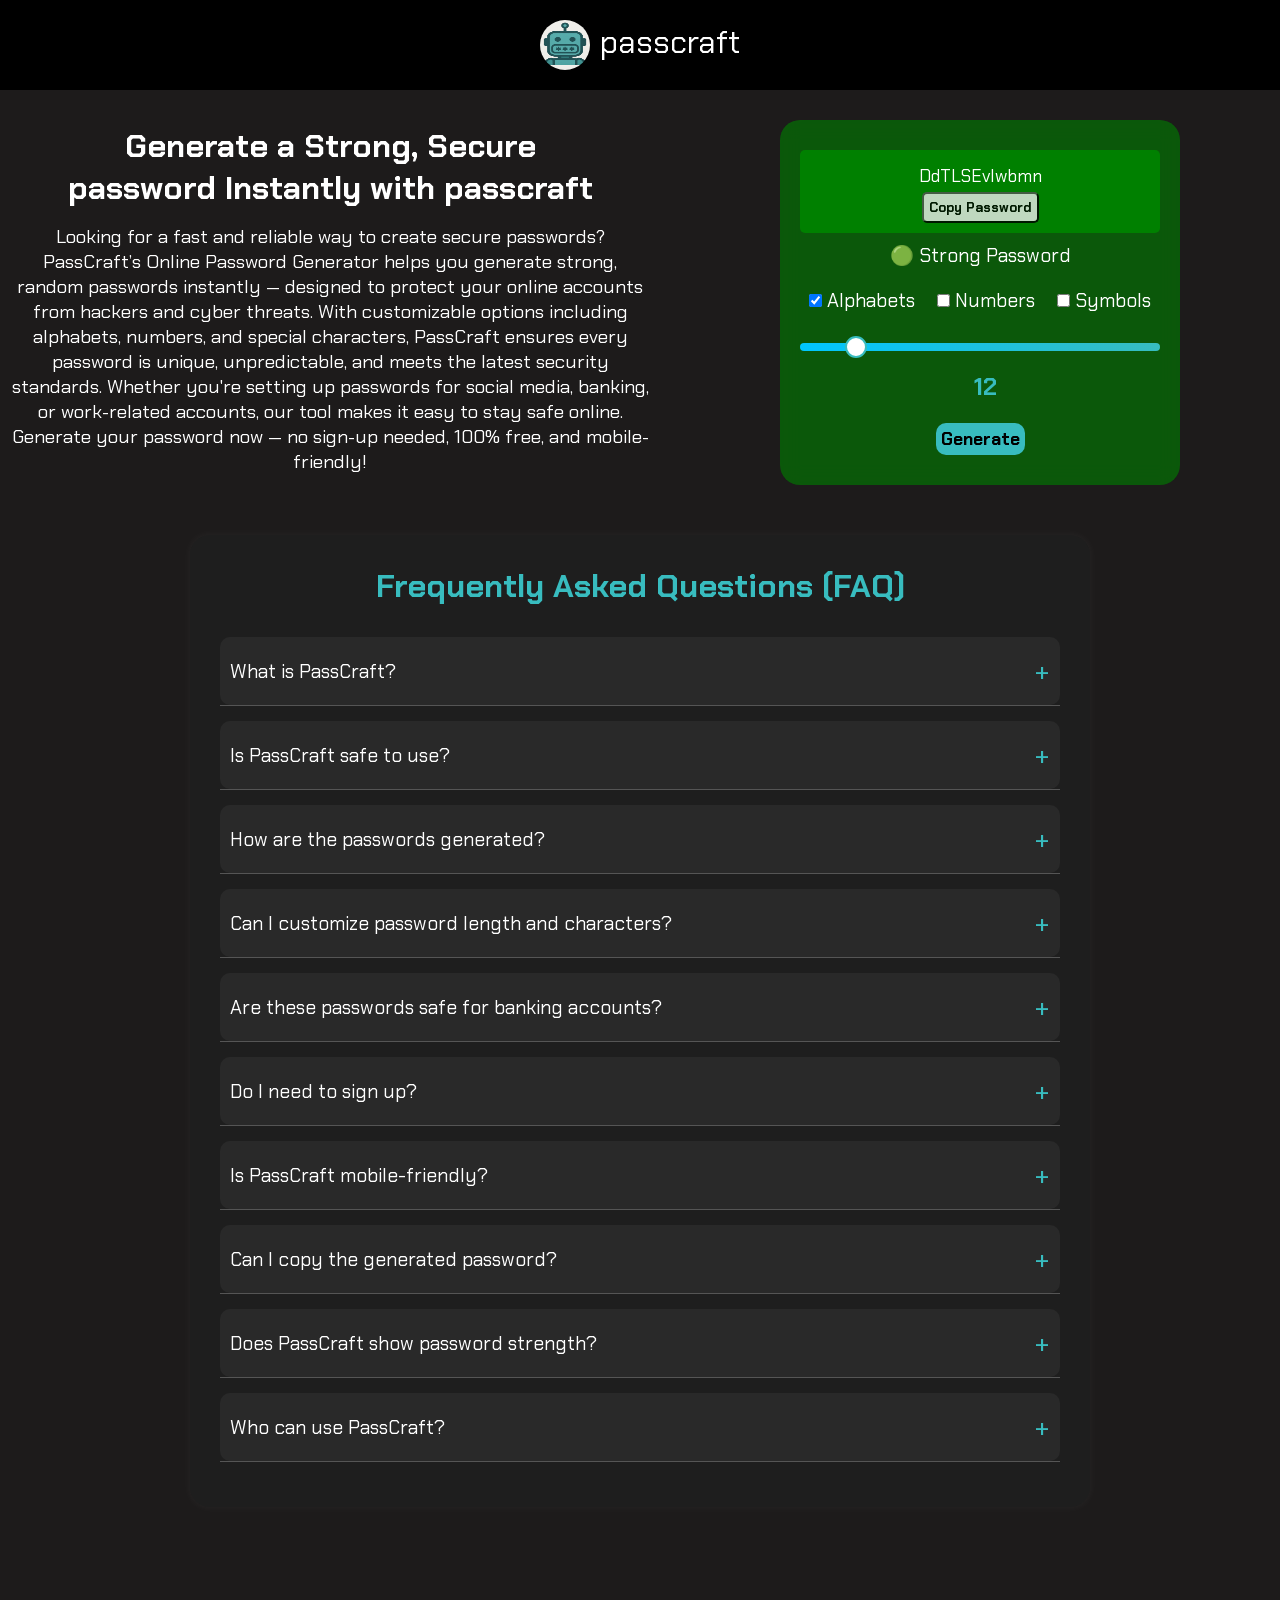
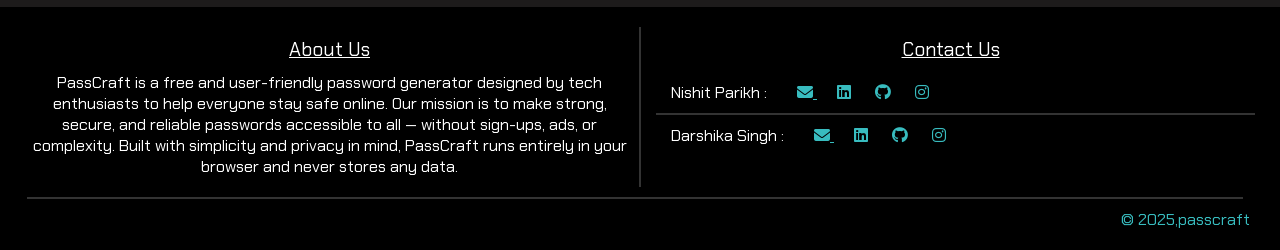
<file: index.html>
<!DOCTYPE html>
<html lang="en">

<head>
    <meta charset="UTF-8">
    <meta name="viewport" content="width=device-width, initial-scale=1.0">
    <title>PassCraft - Free Secure Password Generator Tool</title>
    <meta name="description" content="Generate secure, strong, and random passwords instantly with PassCraft. 100% free, customizable, mobile-friendly, and no sign-up required.">

  <meta name="keywords" content="Password Generator, Strong Password, Free Password Generator, Secure Password Generator, Online Password Tool, Random Password Generator" />
  <meta name="robots" content="index, follow">
  <meta name="author" content="PassCraft Team" />
  <link rel="canonical" href="https://passcraft.vercel.app/">
  <meta property="og:title" content="PassCraft – Secure Password Generator">
<meta property="og:description" content="Generate strong and private passwords instantly. Open-source, privacy-focused, and easy to use.">
<meta property="og:url" content="https://passcraft.vercel.app/">
<meta property="og:type" content="website">
<meta name="twitter:card" content="summary_large_image">
<meta name="twitter:title" content="PassCraft – Secure Password Generator">
<meta property="og:image" content="https://passcraft.vercel.app/assets/images/logo.png">
<meta name="twitter:image" content="https://passcraft.vercel.app/assets/images/logo.png">
<meta name="twitter:description" content="Generate strong and private passwords instantly. No data stored.">

    <link rel="stylesheet" href="global.css">
    <link rel="icon" type="image/png" sizes="32x32" href="assets/images/logo.png">
    <link rel="apple-touch-icon" href="assets/images/logo.png">
    <link rel="stylesheet" href="https://cdnjs.cloudflare.com/ajax/libs/font-awesome/6.4.0/css/all.min.css">
</head>

<body>
    <nav>
        <a href="index.html"><img src="assets/images/logo.png" alt="Logo" class="logo"><span
                class="brand">passcraft</span></a>

    </nav>
    <div class="container">
        <div class="wrapper">
            <div id="introduction">
                <p>
                <h1>Generate a Strong, Secure <br> password Instantly with passcraft</h1>
                </p>
                <p>
                <h3>Looking for a fast and reliable way to create secure passwords? PassCraft’s Online Password
                    Generator helps you generate strong, random passwords instantly — designed to protect your online
                    accounts from hackers and cyber threats. With customizable options including alphabets, numbers, and
                    special characters, PassCraft ensures every password is unique, unpredictable, and meets the latest
                    security standards. Whether you're setting up passwords for social media, banking, or work-related
                    accounts, our tool makes it easy to stay safe online. Generate your password now — no sign-up
                    needed, 100% free, and mobile-friendly!</h3>
                </p>
            </div>
            <div id="workspace">
                <div id="result"><button id="copyBtn" onclick="copyPassword()" style="display: none;">Copy
                        Password</button></div>
                <div id="notification" style="margin-top: 10px;"></div>
                <div id="strength"></div>
                <label class="option"><input type="checkbox" id="alphabets" checked> Alphabets</label>
                <label class="option"><input type="checkbox" id="numbers"> Numbers</label>
                <label class="option"><input type="checkbox" id="symbols"> Symbols</label>

                <br>
                <div id='slider'><input type="range" id="lengthSlider" min="4" max="64" value="12">
                    <span id="lengthValue">12</span>
                </div>
                <br>
                <div id="generate-btn"><button onclick="generatePassword()" id="generate">Generate</button></div>

            </div>
        </div>
        <div class="faq-container">
            <h2>Frequently Asked Questions (FAQ)</h2>

            <div class="faq-item">
                <div class="faq-question">What is PassCraft?
                    <span class="faq-toggle-icon">+</span>
                </div>
                <div class="faq-answer">PassCraft is a free online password generator that helps you create strong,
                    secure, and random passwords instantly to protect your accounts.</div>
            </div>

            <div class="faq-item">
                <div class="faq-question">Is PassCraft safe to use?
                    <span class="faq-toggle-icon">+</span>
                </div>
                <div class="faq-answer">Yes, it runs entirely in your browser. No data is sent or stored anywhere — your
                    privacy is fully protected.</div>
            </div>

            <div class="faq-item">
                <div class="faq-question">How are the passwords generated?
                    <span class="faq-toggle-icon">+</span>
                </div>
                <div class="faq-answer">We use a mix of alphabets, numbers, and special characters based on your
                    selected options, ensuring strong randomness.</div>
            </div>

            <div class="faq-item">
                <div class="faq-question">Can I customize password length and characters?
                    <span class="faq-toggle-icon">+</span>
                </div>
                <div class="faq-answer">Yes, you can choose the length and whether to include alphabets, numbers, and
                    symbols while generating passwords.</div>
            </div>

            <div class="faq-item">
                <div class="faq-question">Are these passwords safe for banking accounts?
                    <span class="faq-toggle-icon">+</span>
                </div>
                <div class="faq-answer">Yes. We recommend passwords with at least 12–16 characters using all character
                    types for better protection.</div>
            </div>

            <div class="faq-item">
                <div class="faq-question">Do I need to sign up?
                    <span class="faq-toggle-icon">+</span>
                </div>
                <div class="faq-answer">No sign-up needed. PassCraft is completely free to use without any registration.
                </div>
            </div>

            <div class="faq-item">
                <div class="faq-question">Is PassCraft mobile-friendly?
                    <span class="faq-toggle-icon">+</span>
                </div>
                <div class="faq-answer">Yes. It works perfectly on desktops, tablets, and smartphones.</div>
            </div>

            <div class="faq-item">
                <div class="faq-question">Can I copy the generated password?
                    <span class="faq-toggle-icon">+</span>
                </div>
                <div class="faq-answer">Yes, just click the "Copy Password" button to instantly copy it to your
                    clipboard.</div>
            </div>

            <div class="faq-item">
                <div class="faq-question">Does PassCraft show password strength?
                    <span class="faq-toggle-icon">+</span>
                </div>
                <div class="faq-answer">Yes, after generating a password, it displays the strength as Weak, Medium, or
                    Strong based on its length and complexity.</div>
            </div>

            <div class="faq-item">
                <div class="faq-question">Who can use PassCraft?
                    <span class="faq-toggle-icon">+</span>
                </div>
                <div class="faq-answer">Anyone who wants to keep their accounts secure — students, professionals,
                    developers, and more.</div>
            </div>
        </div>
    </div>
    <footer>
        <div class="footer-wrapper">
            <div class="aboutus">
                <h3><u>About Us</u></h3>
                <p>PassCraft is a free and user-friendly password generator designed by tech enthusiasts to help
                    everyone
                    stay safe online. Our mission is to make strong, secure, and reliable passwords accessible to all —
                    without sign-ups, ads, or complexity. Built with simplicity and privacy in mind, PassCraft runs
                    entirely
                    in your browser and never stores any data.</p>
            </div>

            <div class="line"></div>

            <div class="contact">
                <h3><u>Contact Us</u></h3>

                <div class="nishit">
                    <p>Nishit Parikh :</p>
                    <div class="logos">
                        <a class="logo-style" href="mailto:nishit.parikh9@gmail.com" target="_blank">
  <i class="fas fa-envelope"></i>
</a>
                        <a class="logo-style" href="https://linkedin.com/in/nishit-parikh-390785329" target="_blank"><i
                                class="fab fa-linkedin"></i></a>
                                <a class="logo-style" href="https://github.com/nish-09" target="_blank"><i class="fab fa-github"></i></a>
                        <a  class="logo-style"href="https://instagram.com/nishitparikh_" target="_blank"><i
                                class="fab fa-instagram"></i></a>
                        
                    </div>
                </div>
                <div class="line"></div>
                <div class="darshika">
                    <p>Darshika Singh :</p>
                    <div class="logos">
                        <a class="logo-style" href="mailto:darshikasinghhh@gmail.com" target="_blank">
  <i class="fas fa-envelope"></i>
</a>
                        <a class="logo-style" href="https://linkedin.com/in/darshika-singh-762636329" target="_blank"><i
                                class="fab fa-linkedin"></i></a>
                                <a class="logo-style" href="https://github.com/darshikasingh0905" target="_blank"><i class="fab fa-github"></i></a>
                        <a  class="logo-style"href="https://instagram.com/darshika.singh" target="_blank"><i
                                class="fab fa-instagram"></i></a>
                    </div>
                </div>
            </div>
        </div>

        <div class="copyright">
            <div id="bottomline" class="line"></div>
            <a href="index.html">&copy; 2025,passcraft</a>
        </div>
    </footer>
    <script src="script.js"></script>
</body>

</html>
</file>
<file: global.css>
@import url('https://fonts.googleapis.com/css2?family=Chakra+Petch:ital,wght@0,300;0,400;0,500;0,600;0,700;1,300;1,400;1,500;1,600;1,700&display=swap');

* {
    margin: 0;
    padding: 0;
    box-sizing: border-box;
    font-family: 'Chakra Petch', sans-serif;
}
html, body {
    max-width: 100%;
    overflow-x: hidden;
}
body {
    overflow-x: hidden;
    min-height: 100vh;
    width: 100vw;
    background-color: rgb(29, 27, 27);
}

nav {
    height: 10vh;
    width: 100%;
    font-family: 'Chakra Petch', sans-serif;
    font-size: 2em;
    background-color: black;
    color: white;
    display: flex;
    flex-wrap: wrap;
    align-items: center;
    justify-content: center;
}

nav a {
    padding: 0px 20px;
}

nav a:link {
    color: white;
    text-decoration: none;
}

nav a:visited {
    color: white;
    text-decoration: underline;
}

.logo {
    height: 50px;
    width: 50px;
    border-radius: 50%;
    object-fit: fill;
    vertical-align: middle;
}

.brand {
    margin-left: 10px;
}

.container {
    background-color: rgb(29, 27, 27);
    min-height: 100vh;
    padding: 0 10px 100px 10px;
    width: 100%;
    color: white;
    box-sizing: border-box;
    overflow-x: hidden;
}

footer {
    background-color: black;
    color: white;
}

#introduction {
    display: flex;
    flex-direction: column;
    text-align: center;
    gap: 5px;
    font-family: 'Chakra Petch', sans-serif;
    width: 50vw;
    height: auto;
    flex-wrap: wrap;
    overflow: auto;
    margin-top: 30px;
}

#workspace {
    margin-top: 30px;
    border-radius: 20px;
    padding: 20px;
    width: 100%;
    max-width: 400px;
    box-sizing: border-box;
    margin-left: auto;
    margin-right: auto;
    overflow-wrap: break-word;
    word-wrap: break-word;
}

h3 {
    font-weight: 400;
}

#result {
    display: flex;
    flex-direction: column;
    align-items: center;
    padding: 10px;
    word-wrap: break-word;
    overflow-wrap: break-word;
    max-width: 100%;
    width: 100%;
    box-sizing: border-box;
}


#generatedPassword {
    font-size: 1.1em;
    text-align: center;
    overflow-wrap: break-word;
    word-wrap: break-word;
    word-break: break-all;
    max-width: 100%;
    display: inline-block;
}

#copyBtn {
    border-radius: 5px;
    padding: 5px;
    opacity: 0.8;
    font-weight: bold;
}

#copyBtn:hover {
    opacity: 0.6;
}

#strength {
    display: flex;
    flex-wrap: wrap;
    justify-content: center;
    font-family: 'Chakra Petch', sans-serif;
    font-size: 1.2em;
    padding-bottom: 20px;
}

.option {
    font-family: 'Chakra Petch', sans-serif;
    font-size: 1.2em;
    padding: 9px;
}

#slider {
    padding-top: 20px;
    display: flex;
    flex-wrap: wrap;
    justify-content: center;
}

#generatedPassword {
    font-size: 1.1em;
    text-align: center;
    word-wrap: break-word;
    overflow-wrap: break-word;
    overflow: hidden;
    width: 100%;
    box-sizing: border-box;
    padding: 5px;
}


#generate-btn {
    padding: 0;
    margin: 0;
    display: flex;
    flex-wrap: wrap;
    justify-content: center;
}

#generate {
    border-radius: 10px;
    padding: 5px;
    font-weight: bold;
    font-size: 1.1em;
    background-color: #38bcbf;
    border-color: #38bcbf;
    border-style: none;
    margin-bottom: 10px;
}

#generate:hover {
    opacity: 0.7;
}

#lengthSlider {
    -webkit-appearance: none;
    appearance: none;
    width: 100%;
    max-width: 100%;
    height: 8px;
    border-radius: 5px;
    background: linear-gradient(90deg, #00c6ff, #38bcbf);
    outline: none;
    transition: background 0.3s;
    margin: 10px 0;
    cursor: pointer;
    box-sizing: border-box;
}

#lengthSlider::-webkit-slider-thumb {
    -webkit-appearance: none;
    appearance: none;
    width: 22px;
    height: 22px;
    border-radius: 50%;
    background: white;
    border: 2px solid #38bcbf;
    ;
    cursor: pointer;
    transition: transform 0.2s ease;
}

#lengthSlider::-webkit-slider-thumb:hover {
    transform: scale(1.2);
}

#lengthSlider::-moz-range-thumb {
    width: 22px;
    height: 22px;
    border-radius: 50%;
    background: white;
    border: 2px solid #38bcbf;
    ;
    cursor: pointer;
    transition: transform 0.2s ease;
}

#lengthSlider::-moz-range-thumb:hover {
    transform: scale(1.2);
}

#lengthValue {
    display: inline-block;
    margin-left: 10px;
    margin-top: 10px;
    font-weight: bold;
    font-family: 'Chakra Petch', sans-serif;
    color: #38bcbf;
    font-size: 1.5em;
}

.wrapper {
    display: flex;
    flex-wrap: wrap;
    justify-content: center;
    gap: 40px;
}





.faq-container {
    margin-top: 50px;
    background-color: #1e1e1e;
    padding: 30px;
    border-radius: 20px;
    color: white;
    box-shadow: 0 0 10px rgba(255, 255, 255, 0.05);
    font-family: 'Chakra Petch', sans-serif;
    width: 90%;
    max-width: 900px;
    margin-left: auto;
    margin-right: auto;
}

.faq-container h2 {
    text-align: center;
    font-size: 2em;
    color: #38bcbf;
    margin-bottom: 30px;
}

.faq-item {
    border-bottom: 1px solid #555;
    margin-bottom: 15px;
}

.faq-question {
    font-size: 1.2em;
    padding: 15px 10px;
    cursor: pointer;
    background-color: #292929;
    border-radius: 10px;
    transition: background-color 0.3s ease;
    position: relative;
    display: flex; 
    justify-content: space-between;
    align-items: center;
}
.faq-question:hover {
    background-color: #333;
}

.faq-answer {
    max-height: 0;
    overflow: hidden;
    padding: 0 10px;
    transition: all 0.3s ease;
    font-size: 1em;
    color: #ddd;
}

.faq-item.active .faq-answer {
    max-height: 300px;
    padding: 10px;
}

.faq-question {
    font-size: 1.2em;
    padding: 15px 10px;
    cursor: pointer;
    background-color: #292929;
    border-radius: 10px;
    transition: background-color 0.3s ease;
    position: relative;
}

.faq-toggle-icon {
    font-size: 1.5em;
    color: #38bcbf;
    transition: transform 0.3s ease;
    margin-left: 10px;
    flex-shrink: 0;
}

.faq-item.active .faq-toggle-icon {
    content: "-";
    transform: translateY(-50%) rotate(180deg);
}






footer {
    background-color: black;
    color: white;
    display: flex;
    flex-direction: column;
    justify-content: space-around;
    padding: 20px;
    flex-wrap: wrap;
    width: 100%;
}

.footer-wrapper {
    display: flex;
    width: auto;
    margin: 0;
    padding: 0;
}

.aboutus,
.contact {
    width: 50%;
    display: flex;
    flex-direction: column;
    align-items: center;
    text-align: center;
    padding: 10px;
}

footer h3 {
    margin-bottom: 10px;
    font-size: 1.2em;
}

.line {
    width: 2px;
    background-color: white;
    margin: 0;
    opacity: 0.2;
}

.nishit,
.darshika {
    width: 100%;
    text-align: left;
    padding-left: 20px;
    padding-top: 10px;
    padding-bottom: 10px;
    display: flex;
    flex-wrap: wrap;
    gap: 20px;
}

.contact .line {
    height: 2px;
    width: 100%;
    margin-left: 10px;
    opacity: 0.2;
}

.copyright {
    display: flex;
    flex-wrap: nowrap;
    flex-direction: column;
    justify-content: center;
    text-align: right;
    padding-right: 10px
}

.copyright .line {
    height: 2px;
    width: 95vw;
    margin: 10px;
    opacity: 0.2;
}

#bottomline {
    display: block;
    height: 2px;
    width: 95vw;
    margin: 10px auto;
    background-color: white;
    opacity: 0.2;
}

.logo-style {
    color: #38bcbf;
    padding: 0px 10px;
}

.logo-style:visited {
    color: white;
}

.copyright a {
    text-decoration: none;
    color: #38bcbf;
}

.copyright a:visited {
    color: white;
    text-decoration: underline;
}




@media screen and (max-width: 768px) {
    .container {
        flex-direction: column;
        padding: 20px;
        height: auto;
    }

    #introduction {
        width: 90vw;
    }

    #workspace {
    width: 100%;
    padding: 10px;
    text-align: center;
    box-sizing: border-box;
}

    #result {
        width: 100%;
        padding: 0 10px;
        word-wrap: break-word;
    }
    #generatedPassword {
        font-size: 1.2em;
        padding: 0 10px;
        word-wrap: break-word;
    }
    #lengthSlider {
        width: 90%;
    }

    #lengthValue {
        font-size: 1.2em;
        margin-top: 5px;
    }

    #strength {
        font-size: 1em;
    }

    .option {
        display: block;
        padding: 8px 0;
        font-size: 1em;
    }

    #generate {
        font-size: 1em;
        padding: 8px 16px;
    }

    .footer-wrapper {
        flex-direction: column;
        align-items: center;
    }

    .aboutus, .contact {
        width: 100%;
        text-align: center;
        padding: 10px 20px;
    }

    .line {
        width: 80%;
        height: 2px;
        margin: 10px auto;
    }

    .nishit, .darshika {
        justify-content: center;
        padding-left: 0;
    }

    .copyright {
        text-align: center;
        padding: 10px;
    }

    .copyright .line,
    #bottomline {
        width: 80vw;
        margin: 10px auto;
    }
}
</file>
